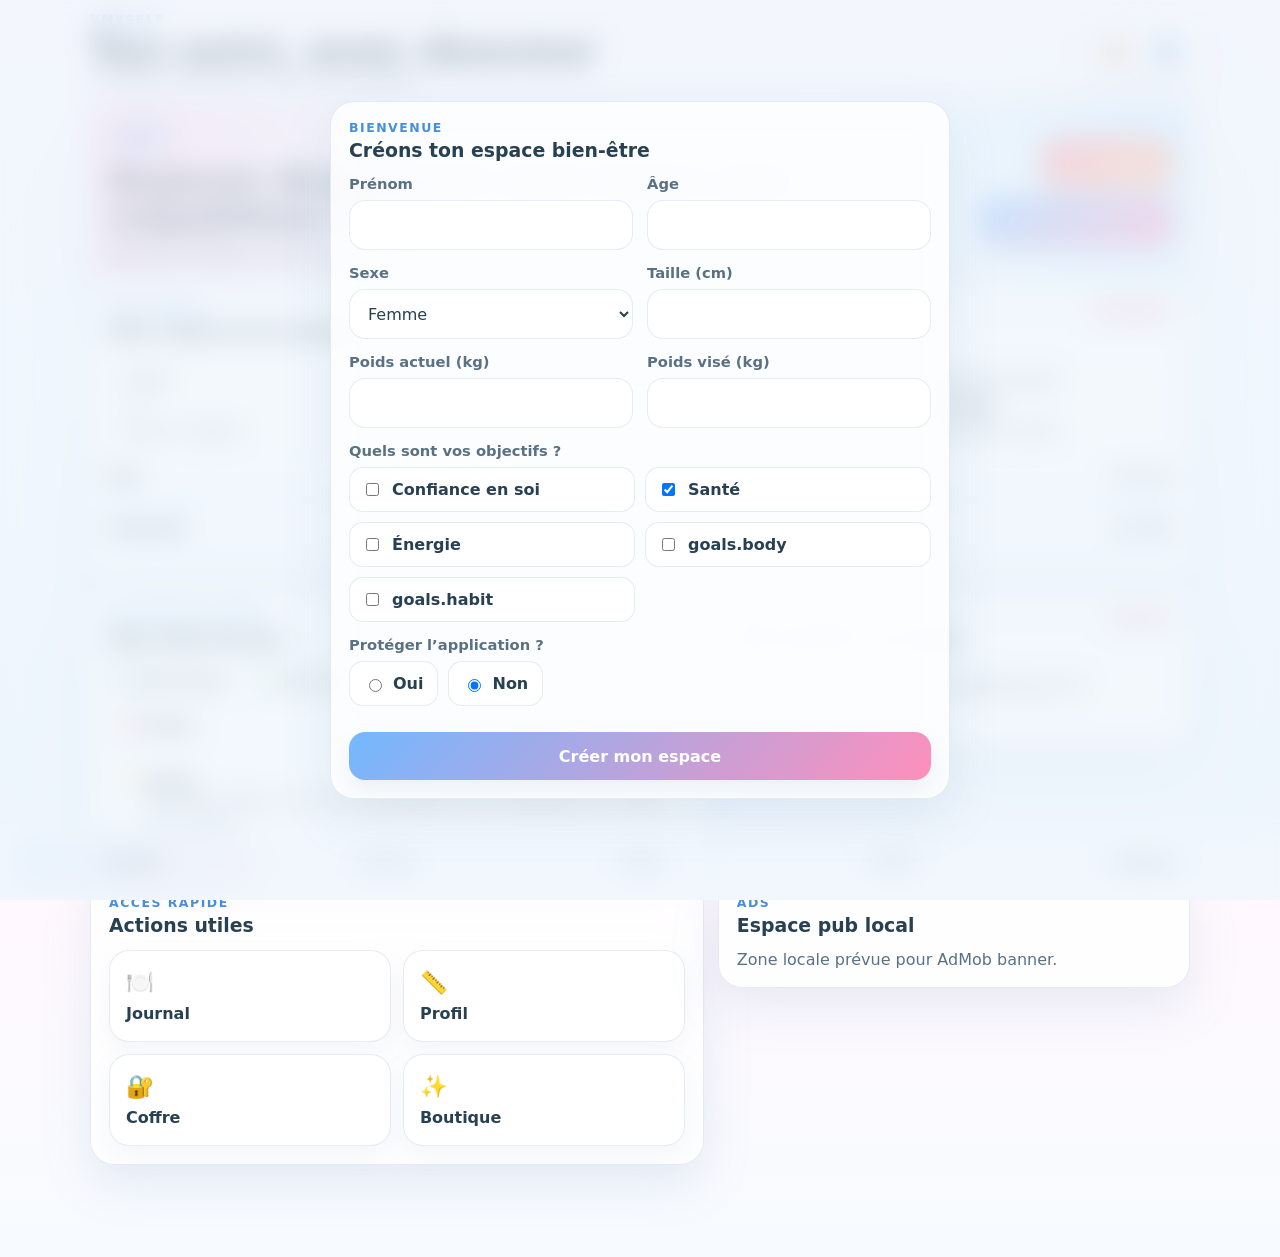
<file: index.html>
<!DOCTYPE html>
<html lang="fr" data-page="home">
<head>
  <meta charset="UTF-8" />
  <meta name="viewport" content="width=device-width, initial-scale=1.0, viewport-fit=cover" />
  <title>Vmyself</title>
  <link rel="stylesheet" href="css/style.css" />
</head>
<body>
  <div id="onboardingModal" class="modal hidden" aria-hidden="true">
    <div class="modal-card card">
      <div class="section-heading">
        <div>
          <div class="eyebrow" data-i18n="onboarding.eyebrow"></div>
          <h2 data-i18n="onboarding.title"></h2>
        </div>
      </div>

      <div class="grid-2 onboarding-grid">
        <div class="field-wrap">
          <label class="label" data-i18n="onboarding.name"></label>
          <input id="onbName" class="field" maxlength="40" />
        </div>
        <div class="field-wrap">
          <label class="label" data-i18n="onboarding.age"></label>
          <input id="onbAge" class="field" type="number" min="12" max="99" />
        </div>
        <div class="field-wrap">
          <label class="label" data-i18n="onboarding.sex"></label>
          <select id="onbSex" class="field">
            <option value="female" data-i18n="common.female"></option>
            <option value="male" data-i18n="common.male"></option>
            <option value="other" data-i18n="common.other"></option>
          </select>
        </div>
        <div class="field-wrap">
          <label class="label" data-i18n="onboarding.height"></label>
          <input id="onbHeight" class="field" type="number" min="120" max="230" />
        </div>
        <div class="field-wrap">
          <label class="label" data-i18n="onboarding.weight"></label>
          <input id="onbWeight" class="field" type="number" min="30" max="300" step="0.1" />
        </div>
        <div class="field-wrap">
          <label class="label" data-i18n="onboarding.targetWeight"></label>
          <input id="onbTargetWeight" class="field" type="number" min="30" max="300" step="0.1" />
        </div>

        <div class="field-wrap full">
          <label class="label" data-i18n="onboarding.goalsTitle"></label>
          <div class="goal-list">
            <label><input type="checkbox" name="onbGoals" value="confidence"> <span data-i18n="goals.confidence"></span></label>
            <label><input type="checkbox" name="onbGoals" value="health"> <span data-i18n="goals.health"></span></label>
            <label><input type="checkbox" name="onbGoals" value="energy"> <span data-i18n="goals.energy"></span></label>
            <label><input type="checkbox" name="onbGoals" value="body"> <span data-i18n="goals.body"></span></label>
            <label><input type="checkbox" name="onbGoals" value="habit"> <span data-i18n="goals.habit"></span></label>
          </div>
        </div>

        <div class="field-wrap full">
          <label class="label" data-i18n="onboarding.lockTitle"></label>
          <div class="radio-row">
            <label class="choice-chip"><input type="radio" name="lockapp" value="yes"> <span data-i18n="onboarding.lockYes"></span></label>
            <label class="choice-chip"><input type="radio" name="lockapp" value="no" checked> <span data-i18n="onboarding.lockNo"></span></label>
          </div>
        </div>

        <div id="pinBlock" class="field-wrap full hidden-soft">
          <div class="grid-2">
            <div class="field-wrap">
              <label class="label" data-i18n="onboarding.pin"></label>
              <input id="onbPin" class="field" type="password" inputmode="numeric" maxlength="6" data-i18n-placeholder="lock.pinPlaceholder">
            </div>
            <div class="field-wrap">
              <label class="label" data-i18n="onboarding.pinConfirm"></label>
              <input id="onbPinConfirm" class="field" type="password" inputmode="numeric" maxlength="6" data-i18n-placeholder="lock.pinPlaceholder">
            </div>
          </div>
        </div>

        <div id="recoverySetupWrap" class="field-wrap full hidden-soft">
          <div class="grid-2">
            <div class="field-wrap">
              <label class="label" data-i18n="onboarding.question"></label>
              <select id="onbQuestion" class="field"></select>
            </div>
            <div class="field-wrap">
              <label class="label" data-i18n="onboarding.answer"></label>
              <input id="onbAnswer" class="field" type="text" maxlength="60" data-i18n-placeholder="lock.answerPlaceholder">
            </div>
          </div>
        </div>
      </div>

      <div class="modal-actions onboarding-actions">
        <button id="btnContinue" class="btn primary wide" data-i18n="onboarding.save"></button>
      </div>
    </div>
  </div>

  <div id="crackModal" class="modal hidden" aria-hidden="true">
    <div class="modal-card card crack-card">
      <div class="section-heading">
        <div>
          <div class="eyebrow" data-i18n="crack.eyebrow"></div>
          <h2 data-i18n="crack.title"></h2>
        </div>
      </div>
      <p class="support-line" id="crackSupportText"></p>
      <div class="affirmation-box" id="motivationCard"></div>
      <div class="tips-list" id="crackTips"></div>
      <div class="modal-actions">
        <button id="saveSmallVictoryBtn" class="btn soft" data-i18n="crack.saveVictory"></button>
        <button id="closeCrackBtn" class="btn primary" data-i18n="crack.ok"></button>
      </div>
    </div>
  </div>

  <div class="app-shell">
    <header class="topbar">
      <div class="topbar-main">
        <div>
          <div class="eyebrow">Vmyself</div>
          <h1 class="app-title" data-i18n="home.title"></h1>
          <p class="muted" id="welcomeLine"></p>
        </div>
        <div class="topbar-actions">
          <button id="privacyToggleBtn" class="icon-btn" title="Masquer"></button>
          <button id="openOnboardingBtn" class="icon-btn" title="Profil"></button>
        </div>
      </div>

      <div class="hero-gradient card">
        <div class="hero-copy">
          <span class="badge-soft" id="dailyStatusBadge"></span>
          <h2 id="mainEncouragement"></h2>
          <p id="dailyAdvice" class="muted strong"></p>
        </div>
        <div class="hero-actions">
          <button id="crackBtn" class="btn danger" data-i18n="home.crack"></button>
          <a href="journal.html" class="btn primary" data-i18n="home.logToday"></a>
        </div>
      </div>
    </header>

    <main class="page-content home-grid">
      <section class="card metrics-card">
        <div class="section-heading">
          <div>
            <div class="eyebrow" data-i18n="home.sectionHealth"></div>
            <h2 data-i18n="home.todayHealth"></h2>
          </div>
          <a href="profile.html" class="text-link" data-i18n="common.edit"></a>
        </div>

        <div class="stats-grid">
          <article class="stat-pill">
            <span class="stat-label" data-i18n="metrics.weight"></span>
            <strong id="weightValue"></strong>
            <small id="weightTrend"></small>
          </article>
          <article class="stat-pill">
            <span class="stat-label" data-i18n="metrics.bmi"></span>
            <strong id="bmiValue"></strong>
            <small id="bmiLabel"></small>
          </article>
          <article class="stat-pill">
            <span class="stat-label" data-i18n="metrics.waistHeight"></span>
            <strong id="waistValue"></strong>
            <small id="waistLabel"></small>
          </article>
          <article class="stat-pill">
            <span class="stat-label" data-i18n="metrics.caloriesDay"></span>
            <strong id="caloriesValue"></strong>
            <small id="caloriesLabel"></small>
          </article>
        </div>

        <div class="score-bars">
          <div class="score-item">
            <div class="score-head">
              <span data-i18n="metrics.water"></span>
              <span id="waterScoreLabel"></span>
            </div>
            <div class="bar"><div id="waterBar" class="bar-fill"></div></div>
          </div>
          <div class="score-item">
            <div class="score-head">
              <span data-i18n="metrics.sleep"></span>
              <span id="sleepScoreLabel"></span>
            </div>
            <div class="bar"><div id="sleepBar" class="bar-fill"></div></div>
          </div>
        </div>
      </section>

      <section class="card">
        <div class="section-heading">
          <div>
            <div class="eyebrow" data-i18n="home.sectionStatus"></div>
            <h2 data-i18n="home.dayColorTitle"></h2>
          </div>
        </div>

        <div class="color-legend" id="colorLegend"></div>

        <div class="daily-status-box" id="dailyStatusBox">
          <div class="status-dot" id="statusDot"></div>
          <div>
            <strong id="statusTitle"></strong>
            <p class="muted" id="statusText"></p>
          </div>
        </div>
      </section>

      <section class="card">
        <div class="section-heading">
          <div>
            <div class="eyebrow" data-i18n="home.sectionWins"></div>
            <h2 data-i18n="home.vaultTitle"></h2>
          </div>
          <a href="vault.html" class="text-link" data-i18n="common.open"></a>
        </div>
        <div id="vaultPreview" class="mini-list"></div>
      </section>

      <section class="card">
        <div class="section-heading">
          <div>
            <div class="eyebrow" data-i18n="home.sectionActions"></div>
            <h2 data-i18n="home.quickActions"></h2>
          </div>
        </div>
        <div class="quick-actions">
          <a class="action-card" href="journal.html">
            <span class="action-icon">🍽️</span>
            <span data-i18n="nav.journal"></span>
          </a>
          <a class="action-card" href="profile.html">
            <span class="action-icon">📏</span>
            <span data-i18n="nav.profile"></span>
          </a>
          <a class="action-card" href="vault.html">
            <span class="action-icon">🔐</span>
            <span data-i18n="nav.vault"></span>
          </a>
          <a class="action-card" href="shop.html">
            <span class="action-icon">✨</span>
            <span data-i18n="nav.shop"></span>
          </a>
        </div>
      </section>
    </main>

    <nav class="bottom-nav">
      <a href="index.html" class="nav-link active" data-i18n="nav.home"></a>
      <a href="journal.html" class="nav-link" data-i18n="nav.journal"></a>
      <a href="profile.html" class="nav-link" data-i18n="nav.profile"></a>
      <a href="vault.html" class="nav-link" data-i18n="nav.vault"></a>
      <a href="settings.html" class="nav-link" data-i18n="nav.settings"></a>
    </nav>
  </div>

  <script src="js/i18n.js"></script>
  <script src="js/storage.js"></script>
  <script src="js/ads.js"></script>
  <script src="js/purchases.js"></script>
  <script src="js/auth.js"></script>
  <script src="js/ui.js"></script>
  <script src="js/shared.js"></script>
  <script src="js/app.js"></script>
</body>
</html>
</file>
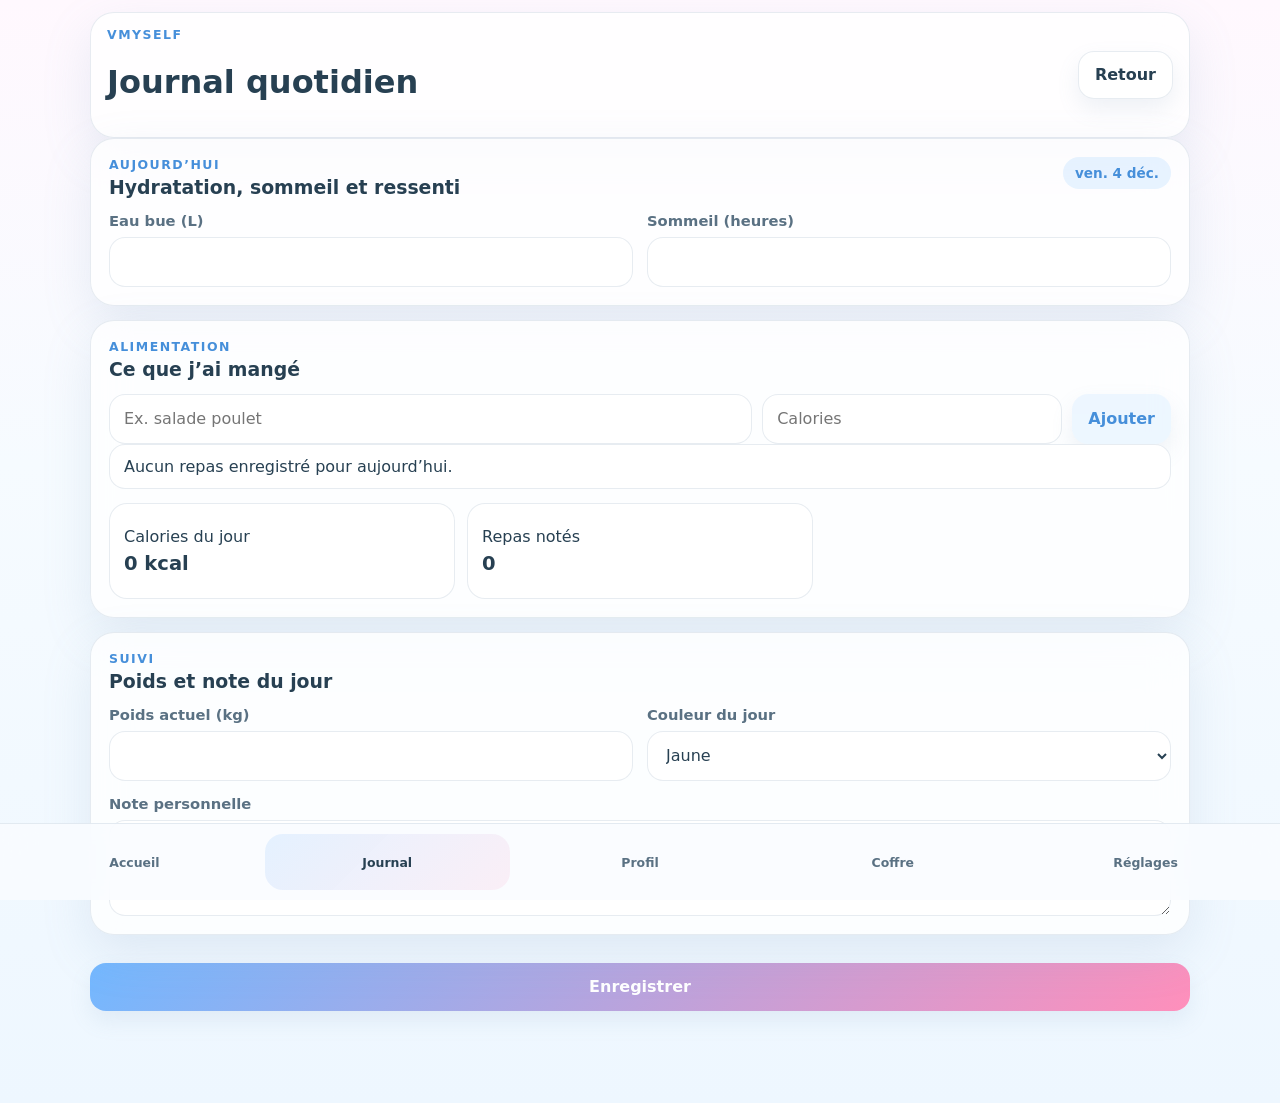
<file: journal.html>
<!DOCTYPE html>
<html lang="fr" data-page="journal">
<head>
  <meta charset="UTF-8" />
  <meta name="viewport" content="width=device-width, initial-scale=1.0, viewport-fit=cover" />
  <title>Vmyself - Journal</title>
  <link rel="stylesheet" href="css/style.css" />
</head>
<body>
  <div class="app-shell">
    <header class="page-top card thin">
      <div>
        <div class="eyebrow">Vmyself</div>
        <h1 data-i18n="journal.title"></h1>
      </div>
      <a href="index.html" class="btn ghost" data-i18n="common.back"></a>
    </header>

    <main class="page-content stack">
      <section class="card">
        <div class="section-heading">
          <div>
            <div class="eyebrow" data-i18n="journal.dayEyebrow"></div>
            <h2 data-i18n="journal.dayTitle"></h2>
          </div>
          <span class="badge-soft" id="journalDateLabel"></span>
        </div>

        <div class="grid-2">
          <div class="field-wrap">
            <label class="label" data-i18n="journal.water"></label>
            <input id="waterInput" class="field" type="number" min="0" max="20" step="0.1" />
          </div>
          <div class="field-wrap">
            <label class="label" data-i18n="journal.sleep"></label>
            <input id="sleepInput" class="field" type="number" min="0" max="16" step="0.1" />
          </div>
        </div>
      </section>

      <section class="card">
        <div class="section-heading">
          <div>
            <div class="eyebrow" data-i18n="journal.foodEyebrow"></div>
            <h2 data-i18n="journal.foodTitle"></h2>
          </div>
        </div>

        <div class="meal-entry-grid">
          <input id="mealNameInput" class="field" data-i18n-placeholder="journal.foodName" />
          <input id="mealCaloriesInput" class="field" type="number" min="0" step="1" data-i18n-placeholder="journal.foodCalories" />
          <button id="addMealBtn" class="btn soft" data-i18n="journal.addMeal"></button>
        </div>

        <div id="mealList" class="mini-list"></div>
        <div class="inline-kpis">
          <div class="mini-kpi">
            <span data-i18n="metrics.caloriesDay"></span>
            <strong id="totalCaloriesDay"></strong>
          </div>
          <div class="mini-kpi">
            <span data-i18n="journal.mealsCount"></span>
            <strong id="mealCount"></strong>
          </div>
        </div>
      </section>

      <section class="card">
        <div class="section-heading">
          <div>
            <div class="eyebrow" data-i18n="journal.weightEyebrow"></div>
            <h2 data-i18n="journal.weightTitle"></h2>
          </div>
        </div>

        <div class="grid-2">
          <div class="field-wrap">
            <label class="label" data-i18n="onboarding.weight"></label>
            <input id="dailyWeightInput" class="field" type="number" min="30" max="300" step="0.1" />
          </div>
          <div class="field-wrap">
            <label class="label" data-i18n="journal.mood"></label>
            <select id="dailyMoodInput" class="field">
              <option value="green-dark" data-i18n="status.greenDark"></option>
              <option value="green-light" data-i18n="status.greenLight"></option>
              <option value="yellow" data-i18n="status.yellow"></option>
              <option value="orange" data-i18n="status.orange"></option>
              <option value="red" data-i18n="status.red"></option>
            </select>
          </div>
          <div class="field-wrap full">
            <label class="label" data-i18n="journal.note"></label>
            <textarea id="journalNoteInput" class="field area" rows="3"></textarea>
          </div>
        </div>
      </section>

      <div class="sticky-actions">
        <button id="saveJournalBtn" class="btn primary wide" data-i18n="common.save"></button>
      </div>
    </main>

    <nav class="bottom-nav">
      <a href="index.html" class="nav-link" data-i18n="nav.home"></a>
      <a href="journal.html" class="nav-link active" data-i18n="nav.journal"></a>
      <a href="profile.html" class="nav-link" data-i18n="nav.profile"></a>
      <a href="vault.html" class="nav-link" data-i18n="nav.vault"></a>
      <a href="settings.html" class="nav-link" data-i18n="nav.settings"></a>
    </nav>
  </div>

  <script src="js/i18n.js"></script>
  <script src="js/storage.js"></script>
  <script src="js/auth.js"></script>
  <script src="js/ui.js"></script>
  <script src="js/shared.js"></script>
  <script src="js/journal.js"></script>
</body>
</html>
</file>
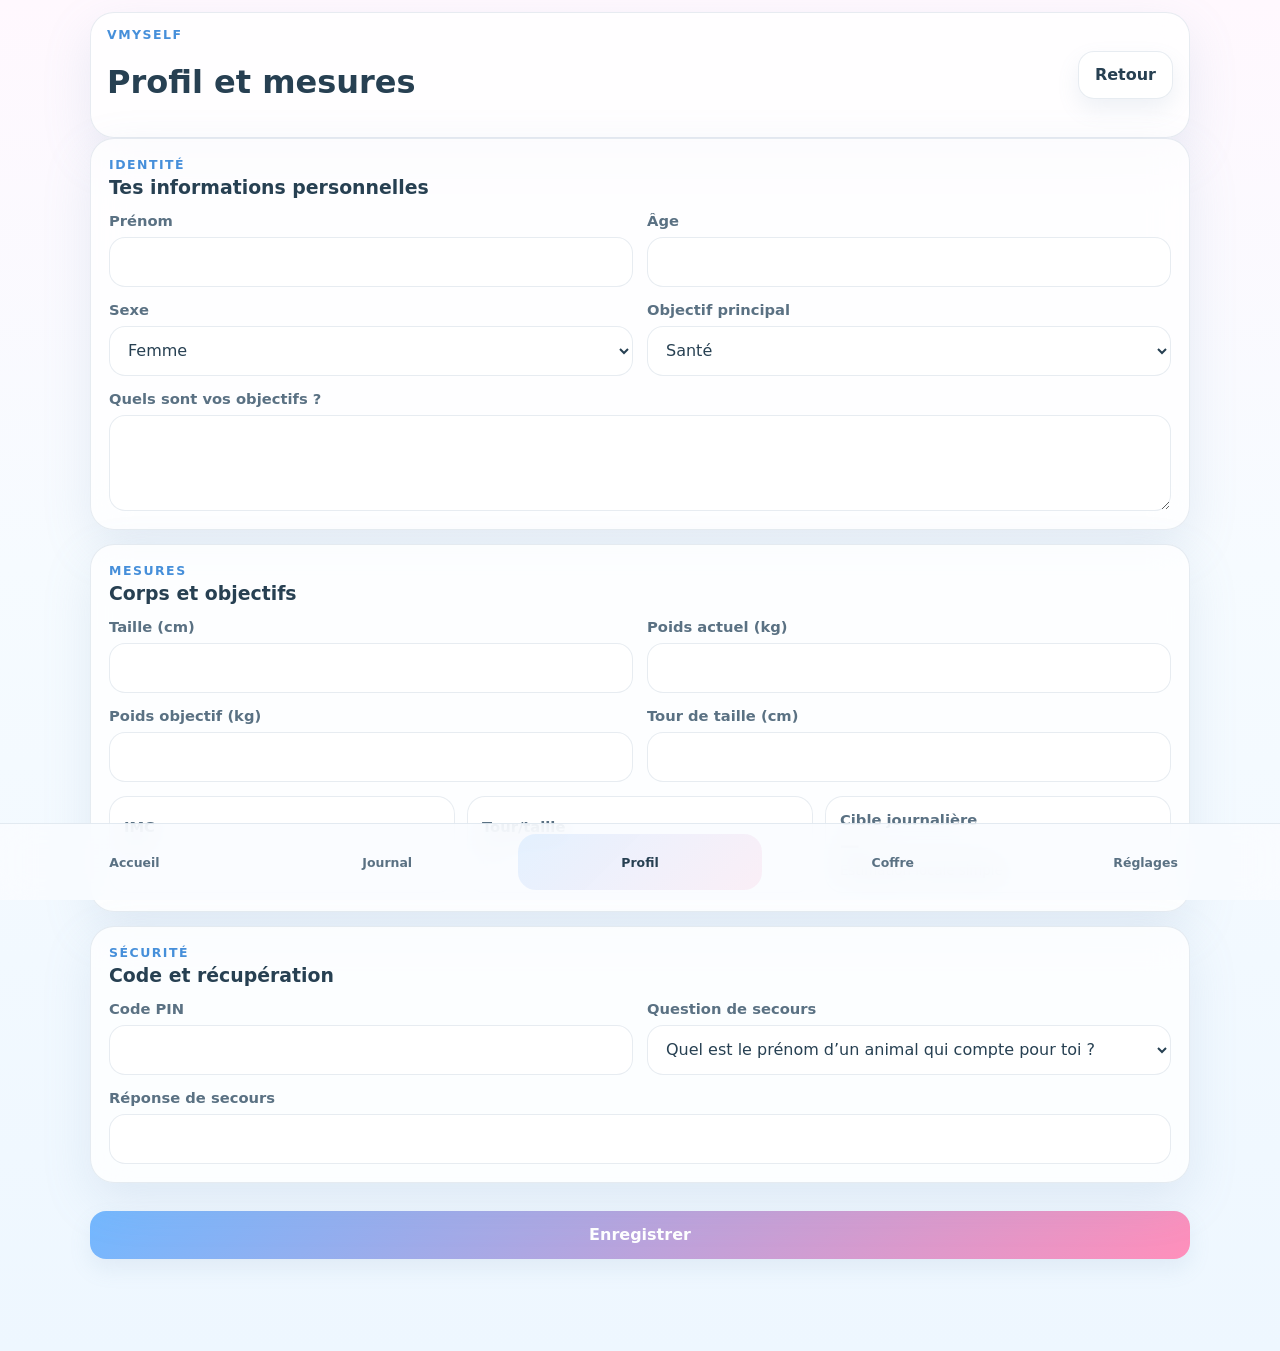
<file: profile.html>
<!DOCTYPE html>
<html lang="fr" data-page="profile">
<head>
  <meta charset="UTF-8" />
  <meta name="viewport" content="width=device-width, initial-scale=1.0, viewport-fit=cover" />
  <title>Vmyself - Profil</title>
  <link rel="stylesheet" href="css/style.css" />
</head>
<body>
  <div class="app-shell">
    <header class="page-top card thin">
      <div>
        <div class="eyebrow">Vmyself</div>
        <h1 data-i18n="profile.title"></h1>
      </div>
      <a href="index.html" class="btn ghost" data-i18n="common.back"></a>
    </header>

    <main class="page-content stack">
      <section class="card">
        <div class="section-heading">
          <div>
            <div class="eyebrow" data-i18n="profile.personalEyebrow"></div>
            <h2 data-i18n="profile.personalTitle"></h2>
          </div>
        </div>

        <div class="grid-2">
          <div class="field-wrap">
            <label class="label" data-i18n="onboarding.name"></label>
            <input id="profileName" class="field" maxlength="40" />
          </div>
          <div class="field-wrap">
            <label class="label" data-i18n="onboarding.age"></label>
            <input id="profileAge" class="field" type="number" min="12" max="99" />
          </div>
          <div class="field-wrap">
            <label class="label" data-i18n="onboarding.sex"></label>
            <select id="profileSex" class="field">
              <option value="female" data-i18n="common.female"></option>
              <option value="male" data-i18n="common.male"></option>
              <option value="other" data-i18n="common.other"></option>
            </select>
          </div>
          <div class="field-wrap">
            <label class="label" data-i18n="onboarding.goal"></label>
            <select id="profileGoal" class="field">
              <option value="confidence" data-i18n="goals.confidence"></option>
              <option value="health" data-i18n="goals.health"></option>
              <option value="energy" data-i18n="goals.energy"></option>
              <option value="wellbeing" data-i18n="goals.wellbeing"></option>
            </select>
          </div>
          <div class="field-wrap full">
            <label class="label" data-i18n="onboarding.why"></label>
            <textarea id="profileWhy" class="field area" rows="3"></textarea>
          </div>
        </div>
      </section>

      <section class="card">
        <div class="section-heading">
          <div>
            <div class="eyebrow" data-i18n="profile.bodyEyebrow"></div>
            <h2 data-i18n="profile.bodyTitle"></h2>
          </div>
        </div>

        <div class="grid-2">
          <div class="field-wrap">
            <label class="label" data-i18n="onboarding.height"></label>
            <input id="profileHeight" class="field" type="number" min="120" max="230" />
          </div>
          <div class="field-wrap">
            <label class="label" data-i18n="onboarding.weight"></label>
            <input id="profileWeight" class="field" type="number" min="30" max="300" step="0.1" />
          </div>
          <div class="field-wrap">
            <label class="label" data-i18n="profile.targetWeight"></label>
            <input id="profileTargetWeight" class="field" type="number" min="30" max="300" step="0.1" />
          </div>
          <div class="field-wrap">
            <label class="label" data-i18n="profile.waist"></label>
            <input id="profileWaist" class="field" type="number" min="30" max="200" step="0.1" />
          </div>
        </div>

        <div class="profile-calc-grid">
          <article class="calc-card">
            <span class="stat-label" data-i18n="metrics.bmi"></span>
            <strong id="profileBmi"></strong>
            <small id="profileBmiLabel"></small>
          </article>
          <article class="calc-card">
            <span class="stat-label" data-i18n="metrics.waistHeight"></span>
            <strong id="profileWhtr"></strong>
            <small id="profileWhtrLabel"></small>
          </article>
          <article class="calc-card">
            <span class="stat-label" data-i18n="profile.dailyTarget"></span>
            <strong id="profileCalorieTarget"></strong>
            <small data-i18n="profile.dailyTargetHelp"></small>
          </article>
        </div>
      </section>

      <section class="card">
        <div class="section-heading">
          <div>
            <div class="eyebrow" data-i18n="profile.securityEyebrow"></div>
            <h2 data-i18n="profile.securityTitle"></h2>
          </div>
        </div>

        <div class="grid-2">
          <div class="field-wrap">
            <label class="label" data-i18n="settings.pin"></label>
            <input id="profilePin" class="field" inputmode="numeric" maxlength="4" />
          </div>
          <div class="field-wrap">
            <label class="label" data-i18n="onboarding.question"></label>
            <select id="profileQuestion" class="field"></select>
          </div>
          <div class="field-wrap full">
            <label class="label" data-i18n="onboarding.answer"></label>
            <input id="profileAnswer" class="field" maxlength="60" />
          </div>
        </div>
      </section>

      <div class="sticky-actions">
        <button id="saveProfileBtn" class="btn primary wide" data-i18n="common.save"></button>
      </div>
    </main>

    <nav class="bottom-nav">
      <a href="index.html" class="nav-link" data-i18n="nav.home"></a>
      <a href="journal.html" class="nav-link" data-i18n="nav.journal"></a>
      <a href="profile.html" class="nav-link active" data-i18n="nav.profile"></a>
      <a href="vault.html" class="nav-link" data-i18n="nav.vault"></a>
      <a href="settings.html" class="nav-link" data-i18n="nav.settings"></a>
    </nav>
  </div>

  <script src="js/i18n.js"></script>
  <script src="js/storage.js"></script>
  <script src="js/auth.js"></script>
  <script src="js/ui.js"></script>
  <script src="js/shared.js"></script>
  <script src="js/profile.js"></script>
</body>
</html>
</file>
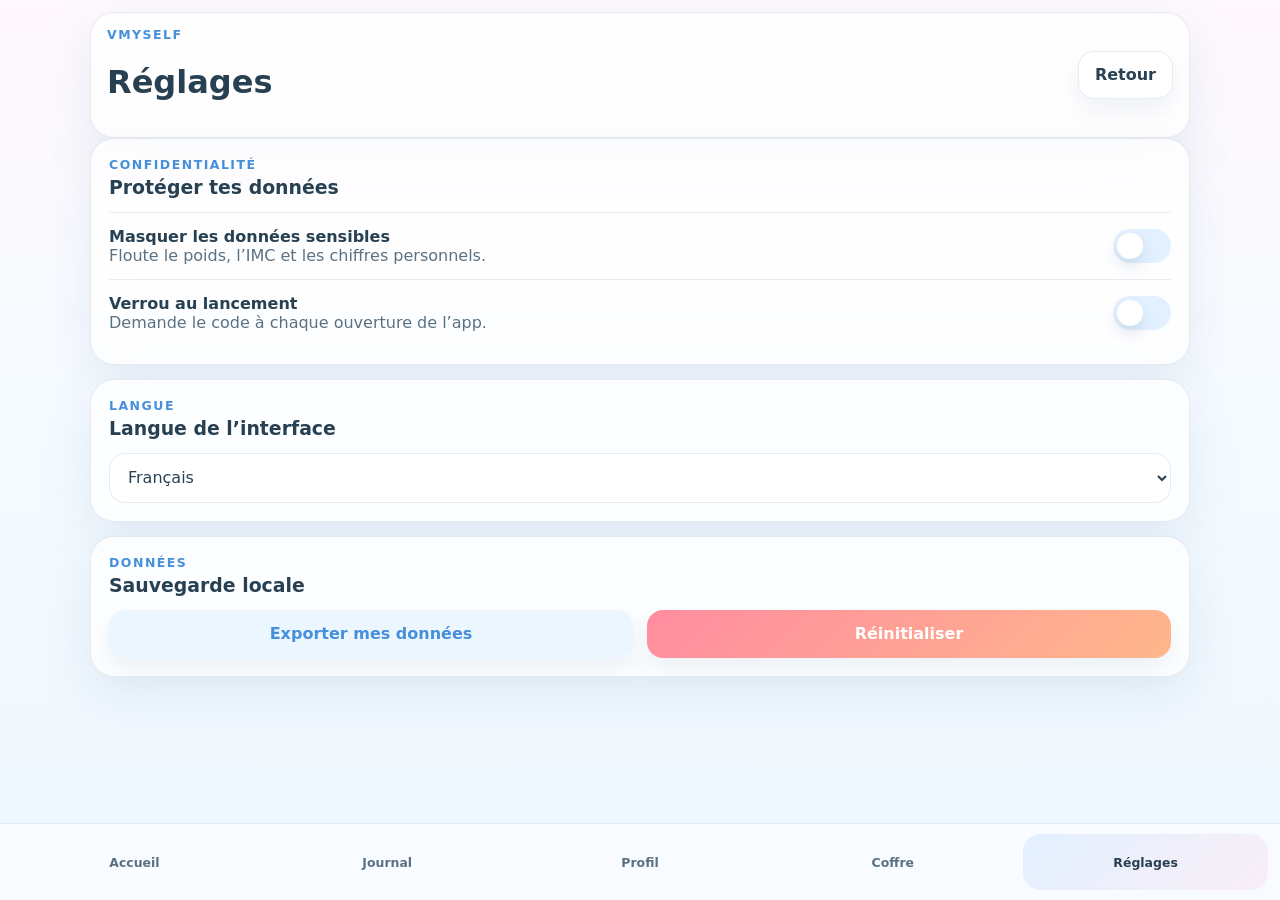
<file: settings.html>
<!DOCTYPE html>
<html lang="fr" data-page="settings">
<head>
  <meta charset="UTF-8" />
  <meta name="viewport" content="width=device-width, initial-scale=1.0, viewport-fit=cover" />
  <title>Vmyself - Réglages</title>
  <link rel="stylesheet" href="css/style.css" />
</head>
<body>
  <div class="app-shell">
    <header class="page-top card thin">
      <div>
        <div class="eyebrow">Vmyself</div>
        <h1 data-i18n="settings.title"></h1>
      </div>
      <a href="index.html" class="btn ghost" data-i18n="common.back"></a>
    </header>

    <main class="page-content stack">
      <section class="card">
        <div class="section-heading">
          <div>
            <div class="eyebrow" data-i18n="settings.privacyEyebrow"></div>
            <h2 data-i18n="settings.privacyTitle"></h2>
          </div>
        </div>

        <div class="toggle-row">
          <div>
            <strong data-i18n="settings.hideSensitive"></strong>
            <p class="muted" data-i18n="settings.hideSensitiveDesc"></p>
          </div>
          <label class="switch">
            <input id="toggleSensitive" type="checkbox" />
            <span></span>
          </label>
        </div>

        <div class="toggle-row">
          <div>
            <strong data-i18n="settings.lockOnOpen"></strong>
            <p class="muted" data-i18n="settings.lockOnOpenDesc"></p>
          </div>
          <label class="switch">
            <input id="toggleLock" type="checkbox" />
            <span></span>
          </label>
        </div>
      </section>

      <section class="card">
        <div class="section-heading">
          <div>
            <div class="eyebrow" data-i18n="settings.langEyebrow"></div>
            <h2 data-i18n="settings.langTitle"></h2>
          </div>
        </div>

        <select id="languageSelect" class="field"></select>
      </section>

      <section class="card">
        <div class="section-heading">
          <div>
            <div class="eyebrow" data-i18n="settings.dataEyebrow"></div>
            <h2 data-i18n="settings.dataTitle"></h2>
          </div>
        </div>

        <div class="grid-2">
          <button id="exportDataBtn" class="btn soft" data-i18n="settings.export"></button>
          <button id="resetDataBtn" class="btn danger ghost-danger" data-i18n="settings.reset"></button>
        </div>
      </section>
    </main>

    <nav class="bottom-nav">
      <a href="index.html" class="nav-link" data-i18n="nav.home"></a>
      <a href="journal.html" class="nav-link" data-i18n="nav.journal"></a>
      <a href="profile.html" class="nav-link" data-i18n="nav.profile"></a>
      <a href="vault.html" class="nav-link" data-i18n="nav.vault"></a>
      <a href="settings.html" class="nav-link active" data-i18n="nav.settings"></a>
    </nav>
  </div>

  <script src="js/i18n.js"></script>
  <script src="js/storage.js"></script>
  <script src="js/auth.js"></script>
  <script src="js/ui.js"></script>
  <script src="js/settings.js"></script>
</body>
</html>
</file>
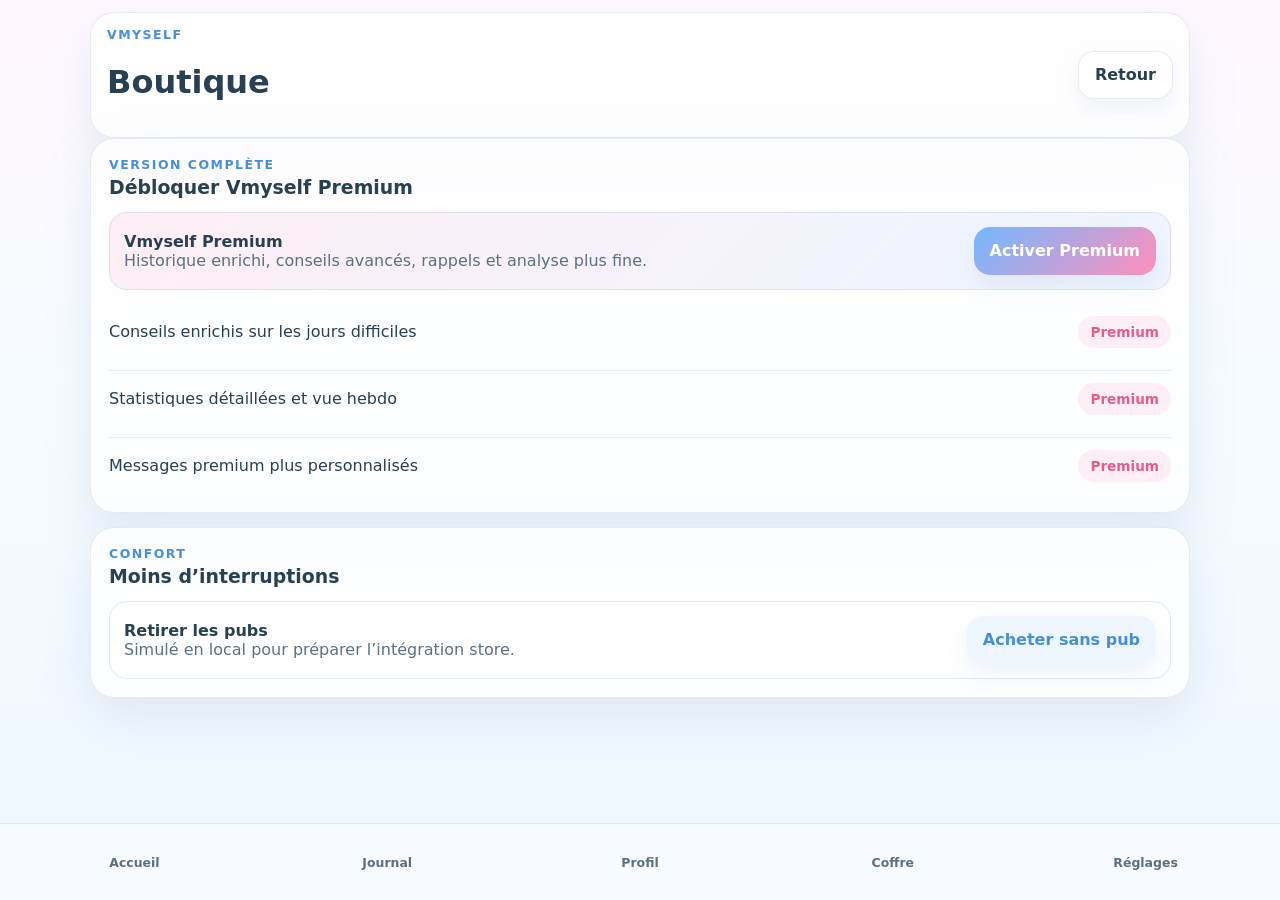
<file: shop.html>
<!DOCTYPE html>
<html lang="fr" data-page="shop">
<head>
  <meta charset="UTF-8" />
  <meta name="viewport" content="width=device-width, initial-scale=1.0, viewport-fit=cover" />
  <title>Vmyself - Boutique</title>
  <link rel="stylesheet" href="css/style.css" />
</head>
<body>
  <div class="app-shell">
    <header class="page-top card thin">
      <div>
        <div class="eyebrow">Vmyself</div>
        <h1 data-i18n="shop.title"></h1>
      </div>
      <a href="index.html" class="btn ghost" data-i18n="common.back"></a>
    </header>

    <main class="page-content stack">
      <section class="card">
        <div class="section-heading">
          <div>
            <div class="eyebrow" data-i18n="shop.premiumEyebrow"></div>
            <h2 data-i18n="shop.premiumTitle"></h2>
          </div>
        </div>

        <div class="price-card premium">
          <div>
            <strong data-i18n="shop.premiumName"></strong>
            <p class="muted" data-i18n="shop.premiumDesc"></p>
          </div>
          <button id="buyPremiumBtn" class="btn primary" data-i18n="shop.buyPremium"></button>
        </div>

        <div class="feature-list">
          <div class="feature-row">
            <span data-i18n="shop.feature1"></span>
            <span class="pill premium-pill" data-i18n="common.premium"></span>
          </div>
          <div class="feature-row">
            <span data-i18n="shop.feature2"></span>
            <span class="pill premium-pill" data-i18n="common.premium"></span>
          </div>
          <div class="feature-row">
            <span data-i18n="shop.feature3"></span>
            <span class="pill premium-pill" data-i18n="common.premium"></span>
          </div>
        </div>
      </section>

      <section class="card">
        <div class="section-heading">
          <div>
            <div class="eyebrow" data-i18n="shop.adsEyebrow"></div>
            <h2 data-i18n="shop.adsTitle"></h2>
          </div>
        </div>
        <div class="price-card">
          <div>
            <strong data-i18n="shop.removeAds"></strong>
            <p class="muted" data-i18n="shop.removeAdsDesc"></p>
          </div>
          <button id="buyNoAdsBtn" class="btn soft" data-i18n="shop.buyNoAds"></button>
        </div>
      </section>
    </main>

    <nav class="bottom-nav">
      <a href="index.html" class="nav-link" data-i18n="nav.home"></a>
      <a href="journal.html" class="nav-link" data-i18n="nav.journal"></a>
      <a href="profile.html" class="nav-link" data-i18n="nav.profile"></a>
      <a href="vault.html" class="nav-link" data-i18n="nav.vault"></a>
      <a href="settings.html" class="nav-link" data-i18n="nav.settings"></a>
    </nav>
  </div>

  <script src="js/i18n.js"></script>
  <script src="js/storage.js"></script>
  <script src="js/auth.js"></script>
  <script src="js/ui.js"></script>
  <script src="js/ads.js"></script>
  <script src="js/purchases.js"></script>
  <script src="js/shop.js"></script>
</body>
</html>
</file>
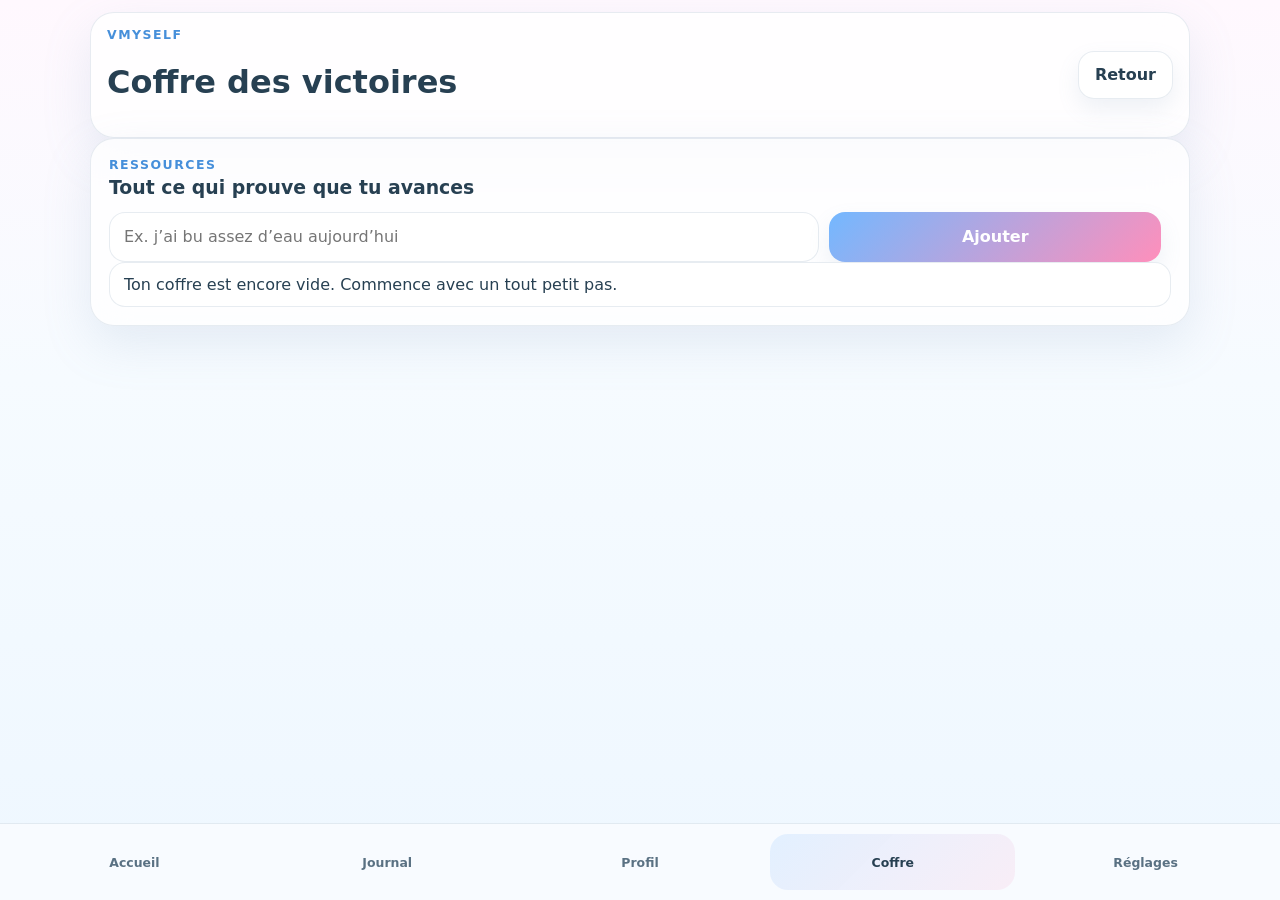
<file: vault.html>
<!DOCTYPE html>
<html lang="fr" data-page="vault">
<head>
  <meta charset="UTF-8" />
  <meta name="viewport" content="width=device-width, initial-scale=1.0, viewport-fit=cover" />
  <title>Vmyself - Coffre</title>
  <link rel="stylesheet" href="css/style.css" />
</head>
<body>
  <div class="app-shell">
    <header class="page-top card thin">
      <div>
        <div class="eyebrow">Vmyself</div>
        <h1 data-i18n="vault.title"></h1>
      </div>
      <a href="index.html" class="btn ghost" data-i18n="common.back"></a>
    </header>

    <main class="page-content stack">
      <section class="card">
        <div class="section-heading">
          <div>
            <div class="eyebrow" data-i18n="vault.eyebrow"></div>
            <h2 data-i18n="vault.subtitle"></h2>
          </div>
        </div>

        <div class="vault-entry">
          <input id="victoryInput" class="field" data-i18n-placeholder="vault.placeholder" />
          <button id="addVictoryBtn" class="btn primary" data-i18n="vault.add"></button>
        </div>

        <div id="victoryList" class="mini-list spacious"></div>
      </section>
    </main>

    <nav class="bottom-nav">
      <a href="index.html" class="nav-link" data-i18n="nav.home"></a>
      <a href="journal.html" class="nav-link" data-i18n="nav.journal"></a>
      <a href="profile.html" class="nav-link" data-i18n="nav.profile"></a>
      <a href="vault.html" class="nav-link active" data-i18n="nav.vault"></a>
      <a href="settings.html" class="nav-link" data-i18n="nav.settings"></a>
    </nav>
  </div>

  <script src="js/i18n.js"></script>
  <script src="js/storage.js"></script>
  <script src="js/auth.js"></script>
  <script src="js/ui.js"></script>
  <script src="js/shared.js"></script>
  <script src="js/vault.js"></script>
</body>
</html>
</file>
<file: css/style.css>
@font-face{
  font-family:"VmyselfDisplay";
  src: local("Segoe UI"), local("Inter");
}

:root{
  --bg-main: linear-gradient(180deg, #fff8fe 0%, #f6fbff 42%, #eef7ff 100%);
  --bg-hero: radial-gradient(circle at top left, rgba(255,182,215,.55), transparent 35%), radial-gradient(circle at top right, rgba(154,215,255,.45), transparent 32%), linear-gradient(135deg, #fdf8ff 0%, #f5fbff 100%);
  --card: rgba(255,255,255,.78);
  --card-strong:#ffffff;
  --line: rgba(123, 150, 177, .18);
  --shadow: 0 18px 48px rgba(129, 159, 187, .17);
  --text: #274052;
  --text-soft: #5a7183;
  --rose:#ff8fbb;
  --rose-dark:#e45d91;
  --blue:#73b8ff;
  --blue-dark:#468fda;
  --mint:#78d2b1;
  --yellow:#ffcf6c;
  --orange:#ff9d6f;
  --red:#ff7c87;
  --green-dark:#32b576;
  --green-light:#87d98d;
  --radius-xl: 24px;
  --radius-lg: 18px;
  --radius-md: 14px;
  --nav-h: 78px;
  --safe-top: env(safe-area-inset-top, 0px);
  --safe-bottom: env(safe-area-inset-bottom, 0px);
}

*,
*::before,
*::after{ box-sizing:border-box; }

html,body{
  margin:0;
  min-height:100%;
  background:var(--bg-main);
  color:var(--text);
  font-family:"VmyselfDisplay", system-ui, -apple-system, BlinkMacSystemFont, "Segoe UI", sans-serif;
}

body{
  overflow-x:hidden;
}

body.modal-open{
  overflow:hidden;
  height:100vh;
  touch-action:none;
}

a{ color:inherit; text-decoration:none; }
button, input, select, textarea{ font:inherit; }

.app-shell{
  min-height:100vh;
  padding: calc(12px + var(--safe-top)) 12px calc(var(--nav-h) + 14px + var(--safe-bottom));
}

.topbar, .page-top, .page-content{
  width:min(1100px, 100%);
  margin:0 auto;
}

.page-content{
  display:flex;
  flex-direction:column;
  gap:14px;
}

.home-grid{
  display:grid;
  grid-template-columns: 1.3fr 1fr;
  gap:14px;
  align-items:start;
}

.home-grid > :nth-child(1){ grid-column: 1 / -1; }

.card{
  background:var(--card);
  backdrop-filter: blur(18px);
  -webkit-backdrop-filter: blur(18px);
  border:1px solid var(--line);
  box-shadow: var(--shadow);
  border-radius:var(--radius-xl);
  padding:18px;
}

.card.thin{
  padding:14px 16px;
}

.glass{
  background: rgba(255,255,255,.86);
}

.hero-gradient{
  background: var(--bg-hero);
  display:flex;
  align-items:center;
  justify-content:space-between;
  gap:18px;
  margin-top:12px;
}

.hero-copy h2{
  margin:10px 0 8px;
  font-size: clamp(1.4rem, 3vw, 2.1rem);
  line-height:1.08;
}

.hero-actions{
  display:flex;
  gap:10px;
  flex-wrap:wrap;
  justify-content:flex-end;
}

.topbar-main,
.page-top{
  display:flex;
  align-items:center;
  justify-content:space-between;
  gap:14px;
}

.app-title{
  margin:4px 0 0;
  font-size: clamp(1.6rem, 3vw, 2.4rem);
  line-height:1.05;
}

.eyebrow{
  font-size:.78rem;
  letter-spacing:.12em;
  text-transform:uppercase;
  font-weight:800;
  color:var(--blue-dark);
}

.badge-soft,
.pill{
  display:inline-flex;
  align-items:center;
  justify-content:center;
  padding:8px 12px;
  border-radius:999px;
  font-size:.85rem;
  font-weight:800;
  background:rgba(115,184,255,.16);
  color:var(--blue-dark);
}

.premium-pill{
  background: rgba(255,143,187,.14);
  color: var(--rose-dark);
}

.muted{
  color:var(--text-soft);
  margin:0;
}

.muted.strong{
  font-weight:600;
}

.section-heading{
  display:flex;
  align-items:flex-start;
  justify-content:space-between;
  gap:12px;
  margin-bottom:14px;
}

.section-heading h2{
  margin:4px 0 0;
  font-size:1.18rem;
}

.text-link{
  color:var(--rose-dark);
  font-weight:800;
}

.btn{
  border:0;
  border-radius:16px;
  padding:13px 16px;
  font-weight:800;
  cursor:pointer;
  min-height:48px;
  transition:.18s transform, .18s opacity, .18s box-shadow;
  box-shadow: 0 10px 22px rgba(119, 152, 180, .12);
}

.btn:hover{ transform:translateY(-1px); }
.btn:active{ transform:translateY(1px) scale(.99); }

.btn.primary{
  background: linear-gradient(135deg, var(--blue), var(--rose));
  color:#fff;
}

.btn.soft{
  background: rgba(115,184,255,.12);
  color:var(--blue-dark);
}

.btn.ghost{
  background: rgba(255,255,255,.65);
  color:var(--text);
  border:1px solid var(--line);
}

.btn.danger{
  background: linear-gradient(135deg, #ff8ca0, #ffb78b);
  color:#fff;
}

.ghost-danger{
  color:var(--red);
  background: rgba(255,124,135,.08);
}

.btn.wide{ width:100%; }

.icon-btn{
  width:46px;
  height:46px;
  border-radius:16px;
  border:1px solid var(--line);
  background:rgba(255,255,255,.72);
  box-shadow:var(--shadow);
  display:inline-flex;
  align-items:center;
  justify-content:center;
  cursor:pointer;
}
.icon-btn::before{ font-size:1.15rem; }
#privacyToggleBtn::before{ content:"🙈"; }
#openOnboardingBtn::before{ content:"👤"; }

.stats-grid{
  display:grid;
  grid-template-columns: repeat(4, 1fr);
  gap:12px;
}

.stat-pill,
.calc-card,
.mini-kpi{
  background: var(--card-strong);
  border:1px solid var(--line);
  border-radius:18px;
  padding:14px;
  display:flex;
  flex-direction:column;
  gap:6px;
  min-height:96px;
  justify-content:center;
}

.stat-pill strong,
.calc-card strong,
.mini-kpi strong{
  font-size:1.22rem;
}

.stat-label{
  color:var(--text-soft);
  font-weight:700;
  font-size:.92rem;
}

.score-bars{
  margin-top:14px;
  display:grid;
  gap:12px;
}

.score-item{
  display:grid;
  gap:8px;
}

.score-head{
  display:flex;
  justify-content:space-between;
  gap:8px;
  font-weight:700;
}

.bar{
  height:12px;
  border-radius:999px;
  background: rgba(115,184,255,.12);
  overflow:hidden;
}
.bar-fill{
  height:100%;
  width:0;
  border-radius:999px;
  background: linear-gradient(90deg, var(--blue), var(--rose));
  transition: width .3s ease;
}

.color-legend{
  display:flex;
  flex-wrap:wrap;
  gap:10px;
}

.legend-chip{
  display:inline-flex;
  align-items:center;
  gap:8px;
  padding:8px 12px;
  border-radius:999px;
  background:#fff;
  border:1px solid var(--line);
  font-weight:700;
  font-size:.9rem;
}
.legend-dot,
.status-dot{
  width:12px;
  height:12px;
  border-radius:999px;
}
.dot-green-dark{ background:var(--green-dark); }
.dot-green-light{ background:var(--green-light); }
.dot-yellow{ background:var(--yellow); }
.dot-orange{ background:var(--orange); }
.dot-red{ background:var(--red); }

.daily-status-box{
  margin-top:14px;
  display:flex;
  gap:12px;
  align-items:flex-start;
  padding:14px;
  border-radius:18px;
  background: #fff;
  border:1px solid var(--line);
}

.mini-list{
  display:grid;
  gap:10px;
}
.mini-list.spacious{ gap:12px; }

.mini-item{
  display:flex;
  justify-content:space-between;
  gap:10px;
  align-items:center;
  padding:12px 14px;
  background:#fff;
  border:1px solid var(--line);
  border-radius:16px;
}

.quick-actions{
  display:grid;
  grid-template-columns: repeat(2, 1fr);
  gap:12px;
}

.action-card{
  min-height:92px;
  border-radius:20px;
  background:#fff;
  border:1px solid var(--line);
  display:flex;
  flex-direction:column;
  justify-content:center;
  gap:8px;
  padding:16px;
  font-weight:800;
  box-shadow: 0 10px 24px rgba(128,153,175,.08);
}
.action-icon{ font-size:1.4rem; }

.grid-2{
  display:grid;
  grid-template-columns: repeat(2, 1fr);
  gap:14px;
}

.field-wrap.full{ grid-column: 1 / -1; }

.field-wrap{
  display:grid;
  gap:8px;
}

.label{
  font-size:.92rem;
  font-weight:800;
  color:var(--text-soft);
}

.field{
  width:100%;
  min-height:50px;
  border-radius:16px;
  border:1px solid var(--line);
  background: rgba(255,255,255,.94);
  padding:12px 14px;
  color:var(--text);
  outline:none;
}
.field:focus{
  border-color: rgba(115,184,255,.5);
  box-shadow: 0 0 0 4px rgba(115,184,255,.12);
}
.area{
  resize:vertical;
  min-height:96px;
}

.profile-calc-grid,
.inline-kpis{
  display:grid;
  grid-template-columns: repeat(3, 1fr);
  gap:12px;
  margin-top:14px;
}

.toggle-row{
  display:flex;
  justify-content:space-between;
  gap:12px;
  align-items:center;
  padding:14px 0;
  border-top:1px solid var(--line);
}
.toggle-row:first-of-type{ border-top:0; padding-top:0; }

.switch{
  position:relative;
  display:inline-flex;
  width:58px;
  height:34px;
}
.switch input{ opacity:0; position:absolute; inset:0; }
.switch span{
  position:absolute; inset:0;
  border-radius:999px;
  background: rgba(115,184,255,.2);
  transition:.2s;
}
.switch span::after{
  content:"";
  position:absolute;
  top:4px; left:4px;
  width:26px; height:26px;
  background:#fff;
  border-radius:999px;
  box-shadow: 0 8px 14px rgba(76,108,136,.16);
  transition:.2s;
}
.switch input:checked + span{
  background: linear-gradient(135deg, var(--blue), var(--rose));
}
.switch input:checked + span::after{
  transform:translateX(24px);
}

.price-card{
  display:flex;
  justify-content:space-between;
  gap:14px;
  align-items:center;
  padding:14px;
  border-radius:18px;
  background:#fff;
  border:1px solid var(--line);
}
.price-card.premium{
  background: linear-gradient(135deg, rgba(255,143,187,.14), rgba(115,184,255,.12));
}

.feature-list{
  display:grid;
  gap:10px;
  margin-top:14px;
}
.feature-row{
  display:flex;
  justify-content:space-between;
  align-items:center;
  gap:12px;
  padding:12px 0;
  border-top:1px solid var(--line);
}
.feature-row:first-child{ border-top:0; }

.meal-entry-grid,
.vault-entry{
  display:grid;
  grid-template-columns: 1.5fr .7fr auto;
  gap:10px;
}

.support-line{
  margin:0 0 12px;
  font-size:1rem;
  font-weight:600;
  color:var(--text);
}

.affirmation-box{
  background: linear-gradient(135deg, rgba(255,255,255,.92), rgba(255,240,248,.96));
  border-radius:18px;
  padding:16px;
  border:1px solid rgba(255,143,187,.16);
  font-size:1.04rem;
  line-height:1.5;
  font-weight:700;
  margin-bottom:12px;
}

.tips-list{
  display:grid;
  gap:10px;
}
.tip-card{
  padding:12px 14px;
  border-radius:16px;
  background:#fff;
  border:1px solid var(--line);
}

.lock-screen,
.modal{
  position:fixed;
  inset:0;
  overflow:hidden;
  z-index:100;
  background: rgba(237,245,252,.65);
  backdrop-filter: blur(14px);
  -webkit-backdrop-filter: blur(14px);
  display:grid;
  place-items:center;
  padding:18px;
  overflow:hidden;
}

.hidden{ display:none !important; }

.lock-card,
.modal-card{
  width:min(620px, 100%);
  max-height:calc(100vh - 36px);
  overflow-y:auto;
  -webkit-overflow-scrolling:touch;
}

.brand-mark{
  width:58px;
  height:58px;
  border-radius:18px;
  display:grid;
  place-items:center;
  background: linear-gradient(135deg, var(--blue), var(--rose));
  color:#fff;
  font-size:1.5rem;
  font-weight:900;
  margin-bottom:14px;
}

.pin-dots{
  display:flex;
  gap:10px;
  justify-content:center;
  margin:16px 0;
}
.pin-dots span{
  width:12px;
  height:12px;
  border-radius:999px;
  background: rgba(115,184,255,.16);
}
.center{ text-align:center; }

.recovery-box{
  margin-top:14px;
  padding-top:14px;
  border-top:1px solid var(--line);
}

.modal-actions,
.sticky-actions{
  display:flex;
  gap:10px;
  margin-top:14px;
  flex-wrap:wrap;
}

.bottom-nav{
  position:fixed;
  left:0; right:0; bottom:0;
  padding:10px 12px calc(10px + var(--safe-bottom));
  display:grid;
  grid-template-columns: repeat(5, 1fr);
  gap:8px;
  background: rgba(250, 252, 255, .85);
  backdrop-filter: blur(16px);
  -webkit-backdrop-filter: blur(16px);
  border-top:1px solid var(--line);
  z-index:30;
}

.nav-link{
  min-height:56px;
  display:grid;
  place-items:center;
  text-align:center;
  border-radius:18px;
  color:var(--text-soft);
  font-size:.78rem;
  font-weight:900;
  padding:8px 6px;
}
.nav-link.active{
  background: linear-gradient(135deg, rgba(115,184,255,.16), rgba(255,143,187,.12));
  color:var(--text);
}

.toast{
  position:fixed;
  left:50%;
  bottom: calc(var(--nav-h) + 14px + var(--safe-bottom));
  transform: translateX(-50%);
  background:#fff;
  color:var(--text);
  padding:12px 16px;
  border-radius:16px;
  border:1px solid var(--line);
  box-shadow: var(--shadow);
  z-index:120;
  font-weight:700;
  min-width: min(92vw, 420px);
  text-align:center;
}

.sensitive{
  filter: blur(9px);
  user-select:none;
}

.primary-btn{
width:100%;
padding:16px;
border:none;
border-radius:14px;
background:linear-gradient(90deg,#5ecbff,#ff7fc8);
color:#fff;
font-size:18px;
font-weight:700;
}

.goal-list label{
display:block;
padding:10px;
margin:8px 0;
background:#ffffff90;
border-radius:12px;
}

#pinBlock input{
display:block;
width:100%;
margin:8px 0;
padding:12px;
border-radius:10px;
}

@media (max-width: 960px){
  .home-grid{
    grid-template-columns: 1fr;
  }
  .stats-grid,
  .profile-calc-grid,
  .inline-kpis{
    grid-template-columns: repeat(2, 1fr);
  }
}

@media (max-width: 720px){
  .app-shell{ padding-left:10px; padding-right:10px; }
  .card{ padding:16px; border-radius:22px; }
  .hero-gradient,
  .topbar-main,
  .page-top,
  .price-card{
    flex-direction:column;
    align-items:flex-start;
  }
  .hero-actions{ width:100%; }
  .hero-actions .btn,
  .price-card .btn{ width:100%; }

  .stats-grid,
  .grid-2,
  .profile-calc-grid,
  .inline-kpis,
  .quick-actions,
  .goal-list{
    grid-template-columns: 1fr;
  }

  .meal-entry-grid,
  .vault-entry{
    grid-template-columns: 1fr;
  }

  .bottom-nav{
    grid-template-columns: repeat(5, 1fr);
  }
  .nav-link{
    font-size:.69rem;
  }
}

@media (max-width: 390px){
  .app-title{ font-size:1.45rem; }
  .hero-copy h2{ font-size:1.24rem; }
  .btn, .field{ min-height:46px; }
  .card{ padding:14px; }
}


.onboarding-grid{
  align-items:start;
}

.onboarding-actions{
  position:sticky;
  bottom:0;
  padding-top:12px;
  background:linear-gradient(180deg, rgba(255,255,255,0), rgba(255,255,255,.95) 34%);
}

.radio-row{
  display:flex;
  flex-wrap:wrap;
  gap:10px;
}

.choice-chip{
  display:inline-flex;
  align-items:center;
  gap:8px;
  padding:12px 14px;
  border-radius:14px;
  border:1px solid var(--line);
  background:#fff;
  font-weight:700;
}

.hidden-soft{
  display:none;
}

.goal-list{
  display:grid;
  grid-template-columns:repeat(2, minmax(0,1fr));
  gap:10px;
}

.goal-list label{
  display:flex;
  align-items:flex-start;
  gap:10px;
  padding:12px;
  margin:0;
  background:#ffffffd9;
  border:1px solid var(--line);
  border-radius:14px;
  font-weight:700;
}

.goal-list input,
.choice-chip input{
  margin-top:3px;
}
</file>
